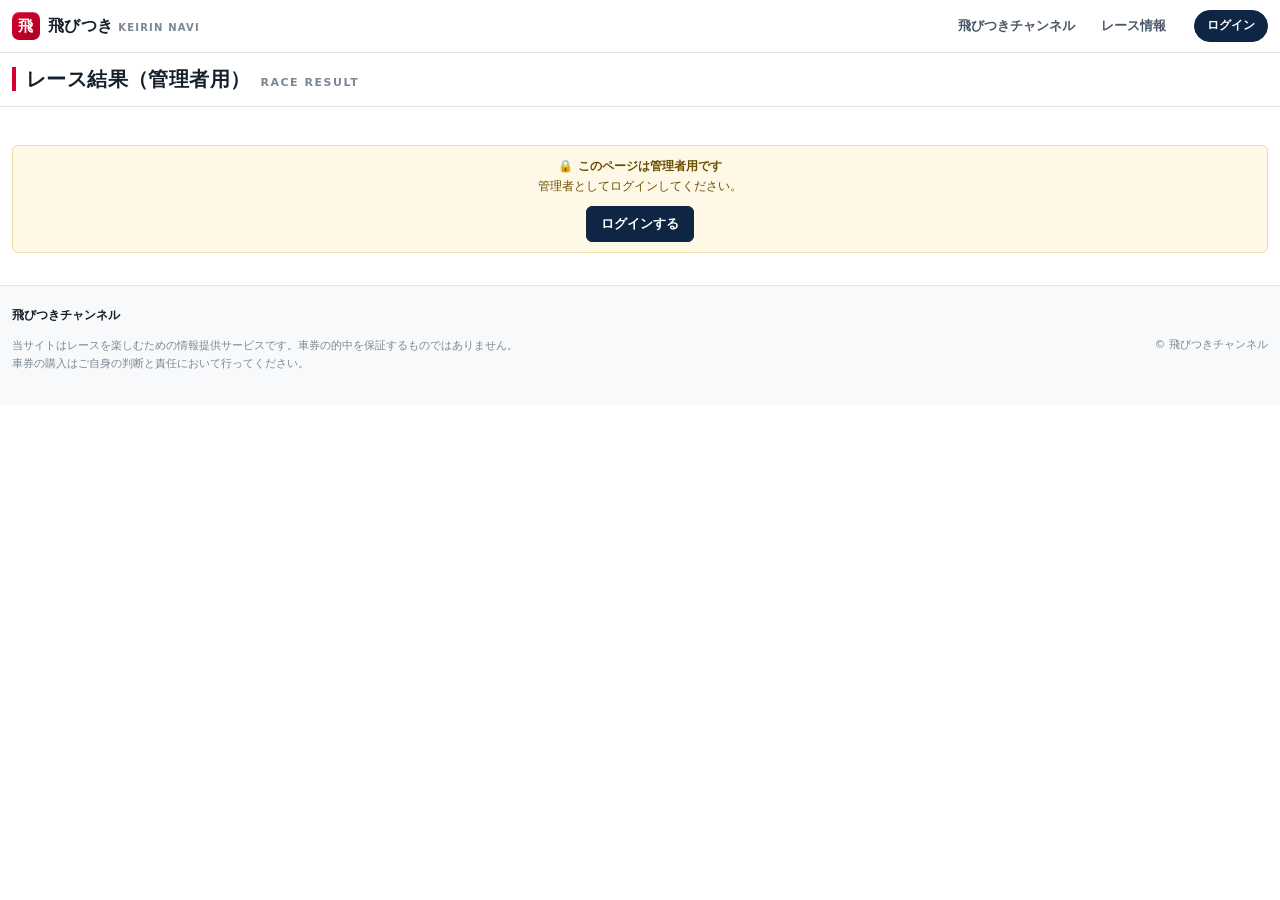
<file: admin.html>
<!DOCTYPE html>
<html lang="ja">
<head>
<meta charset="UTF-8" />
<meta name="viewport" content="width=device-width, initial-scale=1.0" />
<title>レース結果（管理者用） | 飛びつきチャンネル</title>
<meta name="robots" content="noindex" />
<link rel="stylesheet" href="assets/keirin-ui.css?v=20261001a" />
<style>
  .sticky-bar {
    position: sticky;
    top: var(--header-h);
    z-index: 30;
    /* 固定の明るい色だとダークモードで白く浮くため、背景色から作る */
    background: color-mix(in srgb, var(--bg) 95%, transparent);
    backdrop-filter: blur(6px);
    border-bottom: 1px solid var(--line);
    padding: 10px 0;
  }
  .sticky-bar .chips { margin-top: 8px; }

  /* 固定列の幅と位置（固定の仕組み自体は keirin-ui.css の .frz）。
     --frz-left は左隣までの実幅の合計と一致させる必要があるため、
     3列とも min/max-width で幅を固定している */
  .rcol-rank { --frz-left: 0;      min-width: 2.4rem; max-width: 2.4rem; }
  .rcol-car  { --frz-left: 2.4rem; min-width: 2.4rem; max-width: 2.4rem; }
  .rcol-name {
    --frz-left: 4.8rem;
    min-width: 6.4rem;
    max-width: 6.4rem;
    overflow: hidden;
    text-align: left;
  }
  .date-nav { display: inline-flex; align-items: center; gap: 6px; }
  .race-no {
    display: inline-grid;
    place-items: center;
    min-width: 40px;
    padding: 2px 8px;
    border-radius: var(--radius-sm);
    background: var(--navy);
    color: #fff;
    font-family: var(--font-num);
    font-size: 15px;
    font-weight: 800;
  }
  .day-summary {
    display: flex;
    align-items: center;
    gap: 10px;
    flex-wrap: wrap;
    padding: 10px 12px;
    background: var(--panel);
    border: 1px solid var(--line);
    border-left: 4px solid var(--navy);
    border-radius: var(--radius);
    box-shadow: var(--shadow);
    margin-bottom: 14px;
  }
  .day-summary__place { font-size: 18px; font-weight: 800; }

  /* 着順 */
  .rank {
    display: inline-grid;
    place-items: center;
    width: 22px;
    height: 22px;
    border-radius: 50%;
    background: var(--line-2);
    color: var(--ink-2);
    font-family: var(--font-num);
    font-size: 12px;
    font-weight: 800;
  }
  .rank--1 { background: #f5b400; color: #4a3400; }
  .rank--2 { background: #c4ccd6; color: #2b3542; }
  .rank--3 { background: #d9a273; color: #4a2f13; }

  .video-wrap { padding: 12px 12px 0; }
  .video-wrap video {
    width: 100%;
    max-width: 620px;
    border-radius: var(--radius-sm);
    background: #000;
    display: block;
  }
  .cmt {
    display: inline-block;
    max-width: 320px;
    overflow: hidden;
    text-overflow: ellipsis;
    white-space: nowrap;
    vertical-align: bottom;
    cursor: help;
  }
</style>
</head>
<body>

<div id="siteHeader"></div>

<div class="page-head">
  <div class="page-head__inner">
    <h1 class="page-title">レース結果（管理者用）</h1>
    <span class="page-en">RACE RESULT</span>
  </div>
</div>

<div class="sticky-bar">
  <div class="wrap wrap--wide">
    <div class="toolbar">
      <span class="field">
        日付
        <span class="date-nav">
          <button class="btn btn--sm" id="prevDay" type="button">‹ 前日</button>
          <input class="input" id="dateInput" type="date" />
          <button class="btn btn--sm" id="nextDay" type="button">翌日 ›</button>
        </span>
      </span>
      <span class="badge badge--navy" id="dateLabel"></span>
    </div>
    <div class="chips" id="dayChips"></div>
  </div>
</div>

<main class="wrap wrap--wide" style="padding-top:14px;">
  <div class="notice" id="adminOnly" hidden style="margin:24px 0;text-align:center;">
    <b>🔒 このページは管理者用です</b><br>
    <span id="adminOnlyText">管理者としてログインしてください。</span><br>
    <a class="btn btn--navy" id="adminLogin" href="login.html" style="margin-top:10px;">ログインする</a>
    <a class="btn" id="memberResult" href="result.html" style="margin-top:10px;" hidden>会員向けの結果を見る</a>
  </div>
  <div id="loadState" class="state">読み込み中…</div>

  <div id="mainArea" hidden>
    <div class="day-summary" id="daySummary"></div>
    <div class="chips" id="raceChips" style="margin-bottom:10px;"></div>
    <div id="raceDetail"></div>
  </div>
</main>

<div id="siteFooter"></div>

<script src="assets/keirin-ui.js?v=20261001a"></script>
<script>
(function () {
  'use strict';

  /* 共通スクリプトが読めない・古い版がキャッシュに残っている場合に、
     「読み込み中…」のまま止まらないよう案内を出す */
  if (!window.KUI || typeof KUI.isAdmin !== 'function') {
    const s = document.getElementById('loadState');
    s.className = 'state state--error';
    s.textContent = '表示に必要なファイルを読み込めませんでした。ページを再読み込みしてください';
    return;
  }

  const esc = KUI.esc;

  const EVAL_OPTIONS = ['S', 'A+', 'A', 'A-', 'B+', 'B', 'B-', 'C', 'D'];

  const state = {
    date: '',
    days: [],
    dayIndex: 0,
    view: { mode: 'single', index: 0 }
  };

  const el = {
    dateInput:  document.getElementById('dateInput'),
    dateLabel:  document.getElementById('dateLabel'),
    prevDay:    document.getElementById('prevDay'),
    nextDay:    document.getElementById('nextDay'),
    dayChips:   document.getElementById('dayChips'),
    loadState:  document.getElementById('loadState'),
    mainArea:   document.getElementById('mainArea'),
    daySummary: document.getElementById('daySummary'),
    raceChips:  document.getElementById('raceChips'),
    raceDetail: document.getElementById('raceDetail')
  };

  const currentDay = () => state.days[state.dayIndex];

  /* 既定は最新の（番号が最も大きい）確定レース */
  const latestView = () => {
    // 中止などで選手の載っていないレースは飛ばす
    const races = currentDay().races;
    for (let i = races.length - 1; i >= 0; i--) {
      if ((races[i].racers || []).length) return { mode: 'single', index: i };
    }
    return { mode: 'single', index: 0 };
  };

  /* ================================
     評価の保存・取得（localStorage）
     ================================ */
  function saveEvaluation(day, racerName, value, comment) {
    const key = KUI.evalKey(day.race_id, racerName);
    const idx = day.race_day - 1;

    let data = { value: '', comments: [] };
    const raw = localStorage.getItem(key);
    if (raw) {
      try {
        data = JSON.parse(raw);
        data.comments = data.comments || [];
      } catch (e) { /* 壊れていたら作り直す */ }
    }

    data.value = value;
    data.comments[idx] = comment;
    localStorage.setItem(key, JSON.stringify(data));
  }

  const loadEvaluation = KUI.loadEvaluation;

  /* ================================
     開催チップ
     ================================ */
  function renderDayChips() {
    el.dayChips.innerHTML = state.days.map((d, i) => `
      <button class="chip${i === state.dayIndex ? ' is-active' : ''}" data-day="${i}" type="button">
        ${KUI.gradeBadge(d.grade)}
        <span>${esc(d.place)}</span>
        <span class="chip__sub">${esc(d.race_day)}日目</span>
      </button>`).join('');
  }

  function renderDaySummary() {
    const day = currentDay();
    const hasFinal = day.races.some(r =>
      r.race_name.includes('決勝') && !r.race_name.includes('準決勝'));
    const nextUrl = `race.html?date=${KUI.shiftDate(state.date, 1)}&place=${encodeURIComponent(day.place)}`;

    el.daySummary.innerHTML = `
      ${KUI.gradeBadge(day.grade)}
      <span class="day-summary__place">${esc(day.place)}競輪</span>
      <span class="badge badge--navy">${esc(day.race_day)}日目</span>
      <span class="badge">全${day.races.length}R</span>
      <span class="small muted">開催ID ${esc(day.race_id)}</span>
      <span class="section-head__tail">
        ${hasFinal ? '<span class="badge badge--red">最終日（決勝）</span>'
                   : `<a class="btn btn--sm" href="${nextUrl}">次の日の出走表 ›</a>`}
        <a class="btn btn--sm" href="result.html?date=${state.date}&place=${encodeURIComponent(day.place)}">会員向けの表示 ›</a>
        <button class="btn btn--sm btn--navy" id="copyAllBtn" type="button">全レースをコピー</button>
      </span>`;

    document.getElementById('copyAllBtn').onclick = onCopyAll;
  }

  /* ================================
     レースチップ
     ================================ */
  function renderRaceChips() {
    const day = currentDay();
    el.raceChips.innerHTML = day.races.map((race, i) => `
      <button class="chip chip--race${state.view.mode === 'single' && state.view.index === i ? ' is-active' : ''}"
        data-race-index="${i}" type="button">${esc(race.race_num)}R</button>`).join('') + `
      <button class="chip chip--all${state.view.mode === 'all' ? ' is-active' : ''}"
        data-race-index="all" type="button">全レース表示</button>`;
  }

  /* ================================
     レース描画
     ================================ */
  function rankBadge(rank) {
    const n = Number(rank);
    const cls = n >= 1 && n <= 3 ? ` rank--${n}` : '';
    return `<span class="rank${cls}">${esc(rank)}</span>`;
  }

  function evalCell(day, racerName) {
    const ev = loadEvaluation(day, racerName);
    const options = ['<option value="">-</option>'].concat(
      EVAL_OPTIONS.map(v =>
        `<option value="${v}"${ev.value === v ? ' selected' : ''}>${v}</option>`)
    ).join('');

    return `
      <td>
        <select class="select eval-select" data-racer="${esc(racerName)}">${options}</select>
      </td>
      <td class="txt txt--note">
        <textarea class="textarea eval-comment" rows="1"
          data-racer="${esc(racerName)}">${esc(ev.comment)}</textarea>
      </td>`;
  }

  function raceCard(day, race, options) {
    const showVideo = options && options.video;
    const showRaceComment = options && options.raceComment;

    return `
      <div class="card" style="margin-bottom:14px;">
        <div class="card__head">
          <span class="race-no">${esc(race.race_num)}R</span>
          <h2 class="card__title">${esc(race.race_name)}</h2>
          ${race.lines ? `<span class="section-head__tail lines">
            <span class="muted small">並び</span>${KUI.linesHtml(race.lines)}
          </span>` : ''}
        </div>

        ${showVideo && race.video_url ? `
          <div class="video-wrap">
            <video src="${esc(race.video_url)}" controls preload="none"></video>
          </div>` : ''}

        <div class="table-scroll" style="border:0;border-radius:0 0 var(--radius) var(--radius);margin-top:12px;">
          <table class="tbl">
            <thead>
              <tr>
                <th class="frz rcol-rank">着</th>
                <th class="frz rcol-car">車</th>
                <th class="frz frz--edge rcol-name">選手</th>
                <th>級班</th>
                <th>上り</th>
                <th>決</th>
                <th>SB</th>
                <th>着差</th>
                ${showRaceComment ? '<th class="txt--note">レース後コメント</th>' : ''}
                <th>評価</th>
                <th class="txt--note">コメント</th>
              </tr>
            </thead>
            <tbody>
              ${(race.racers || []).map(r => {
                const comment = r['レース後コメント'] || '';
                return `
                <tr>
                  <td class="frz rcol-rank">${rankBadge(r['着'])}</td>
                  <td class="frz rcol-car">${KUI.bikeBadge(r['車'])}</td>
                  <td class="frz frz--edge rcol-name">
                    <div class="racer-name">${esc(r['選手名'])}</div>
                    <div class="racer-meta">${esc(r['年齢'])} ${esc(r['期別'])} ${esc(r['府県'])}</div>
                  </td>
                  <td>${esc(r['級班'])}</td>
                  <td class="num">${esc(r['上り'])}</td>
                  <td>${KUI.kimariteBadge(r['決'])}</td>
                  <td>${esc(r['SB'])}</td>
                  <td>${esc(r['着差'])}</td>
                  ${showRaceComment ? `<td class="txt txt--note">
                    <div class="clamp2" title="${esc(comment)}">${esc(comment) || '<span class="muted">-</span>'}</div>
                  </td>` : ''}
                  ${evalCell(day, r['選手名'])}
                </tr>`;
              }).join('')}
            </tbody>
          </table>
        </div>
      </div>`;
  }

  function bindEvalInputs() {
    const day = currentDay();

    el.raceDetail.querySelectorAll('.eval-select, .eval-comment').forEach(node => {
      node.addEventListener('change', () => {
        const row = node.closest('tr');
        saveEvaluation(
          day,
          node.dataset.racer,
          row.querySelector('.eval-select').value,
          row.querySelector('.eval-comment').value
        );
      });
    });

    el.raceDetail.querySelectorAll('.eval-comment').forEach(node => {
      KUI.autoResize(node);
      node.addEventListener('input', () => KUI.autoResize(node));
    });
  }

  function renderRaceDetail() {
    const day = currentDay();
    renderRaceChips();

    if (state.view.mode === 'all') {
      // 最新のレースを上にする
      el.raceDetail.innerHTML = day.races.slice().reverse()
        .map(race => raceCard(day, race, { video: false, raceComment: false }))
        .join('');
    } else {
      const race = day.races[state.view.index];
      el.raceDetail.innerHTML = race
        ? raceCard(day, race, { video: true, raceComment: true })
        : '<div class="state">レースがありません</div>';
    }

    bindEvalInputs();
  }

  function render() {
    renderDayChips();
    renderDaySummary();
    renderRaceDetail();
  }

  /* ================================
     TSVコピー
     ================================ */
  function sanitizeForTSV(text) {
    if (!text) return '';
    return String(text).replace(/\r?\n/g, ' ').replace(/\t/g, ' ');
  }

  function buildAllRacesTSV(day) {
    const header = ['開催', 'グレード', '日目', 'レース', '着', '車', '選手',
      '級班', '上り', '決', 'SB', '着差', '評価', 'コメント'];
    const lines = [header.join('\t')];

    day.races.forEach((race, raceIdx) => {
      (race.racers || []).forEach(r => {
        const ev = loadEvaluation(day, r['選手名']);
        lines.push([
          day.place, day.grade, day.race_day, race.race_num,
          r['着'], r['車'], r['選手名'], r['級班'], r['上り'],
          r['決'], r['SB'], r['着差'], ev.value, sanitizeForTSV(ev.comment)
        ].join('\t'));
      });
      if (raceIdx < day.races.length - 1) lines.push('');
    });

    return lines.join('\n');
  }

  async function onCopyAll() {
    const btn = document.getElementById('copyAllBtn');
    const tsv = buildAllRacesTSV(currentDay());
    try {
      await navigator.clipboard.writeText(tsv);
      btn.textContent = 'コピーしました';
    } catch (e) {
      btn.textContent = 'コピーできませんでした';
    }
    setTimeout(() => (btn.textContent = '全レースをコピー'), 1500);
  }

  /* ================================
     読み込み
     ================================ */
  async function load(dateStr, preferPlace) {
    state.date = dateStr;
    el.dateInput.value = dateStr;
    el.dateLabel.textContent = KUI.labelDate(dateStr);
    el.mainArea.hidden = true;
    el.loadState.hidden = false;
    el.loadState.className = 'state';
    el.loadState.textContent = '読み込み中…';
    el.dayChips.innerHTML = '';

    try {
      const days = await KUI.fetchRaceResult(dateStr);
      if (!Array.isArray(days) || !days.length) throw new Error('empty');

      state.days = days;
      state.dayIndex = 0;
      if (preferPlace) {
        const i = days.findIndex(d => d.place === preferPlace);
        if (i >= 0) state.dayIndex = i;
      }
      state.view = latestView();

      el.loadState.hidden = true;
      el.mainArea.hidden = false;
      render();
    } catch (e) {
      state.days = [];
      el.mainArea.hidden = true;
      el.loadState.hidden = false;
      el.loadState.className = 'state state--error';
      el.loadState.textContent = `${KUI.labelDate(dateStr)}の結果データが見つかりませんでした`;
    }
  }

  /* ================================
     イベント
     ================================ */
  el.dateInput.addEventListener('change', e => load(e.target.value));
  el.prevDay.addEventListener('click', () => load(KUI.shiftDate(state.date, -1)));
  el.nextDay.addEventListener('click', () => load(KUI.shiftDate(state.date, 1)));

  el.dayChips.addEventListener('click', e => {
    const btn = e.target.closest('[data-day]');
    if (!btn) return;
    state.dayIndex = Number(btn.dataset.day);
    state.view = latestView();
    render();
  });

  el.raceChips.addEventListener('click', e => {
    const btn = e.target.closest('[data-race-index]');
    if (!btn) return;
    const v = btn.dataset.raceIndex;
    state.view = v === 'all' ? { mode: 'all' } : { mode: 'single', index: Number(v) };
    renderRaceDetail();
  });

  /* ================================
     初期化（日本時間19時前は前日の結果を表示）
     ================================ */

  KUI.mountChrome('admin.html');

  /* 管理者以外は、データを取りに行かず案内だけ出す（仮の管理者ログイン。認証ではない） */
  if (!KUI.isAdmin()) {
    document.querySelector('.sticky-bar').hidden = true;
    el.loadState.hidden = true;
    const login = document.getElementById('adminLogin');
    login.href = KUI.loginUrl();
    if (KUI.isLoggedIn()) {
      document.getElementById('adminOnlyText').textContent =
        '会員の方は、レース結果と脚評価を会員向けの結果ページで見られます。';
      login.hidden = true;
      const member = document.getElementById('memberResult');
      member.href = 'result.html' + location.search;
      member.hidden = false;
    }
    document.getElementById('adminOnly').hidden = false;
    return;
  }

  const params = new URLSearchParams(location.search);
  load(params.get('date') || KUI.defaultResultDate(), params.get('place'));
})();
</script>
</body>
</html>
</file>
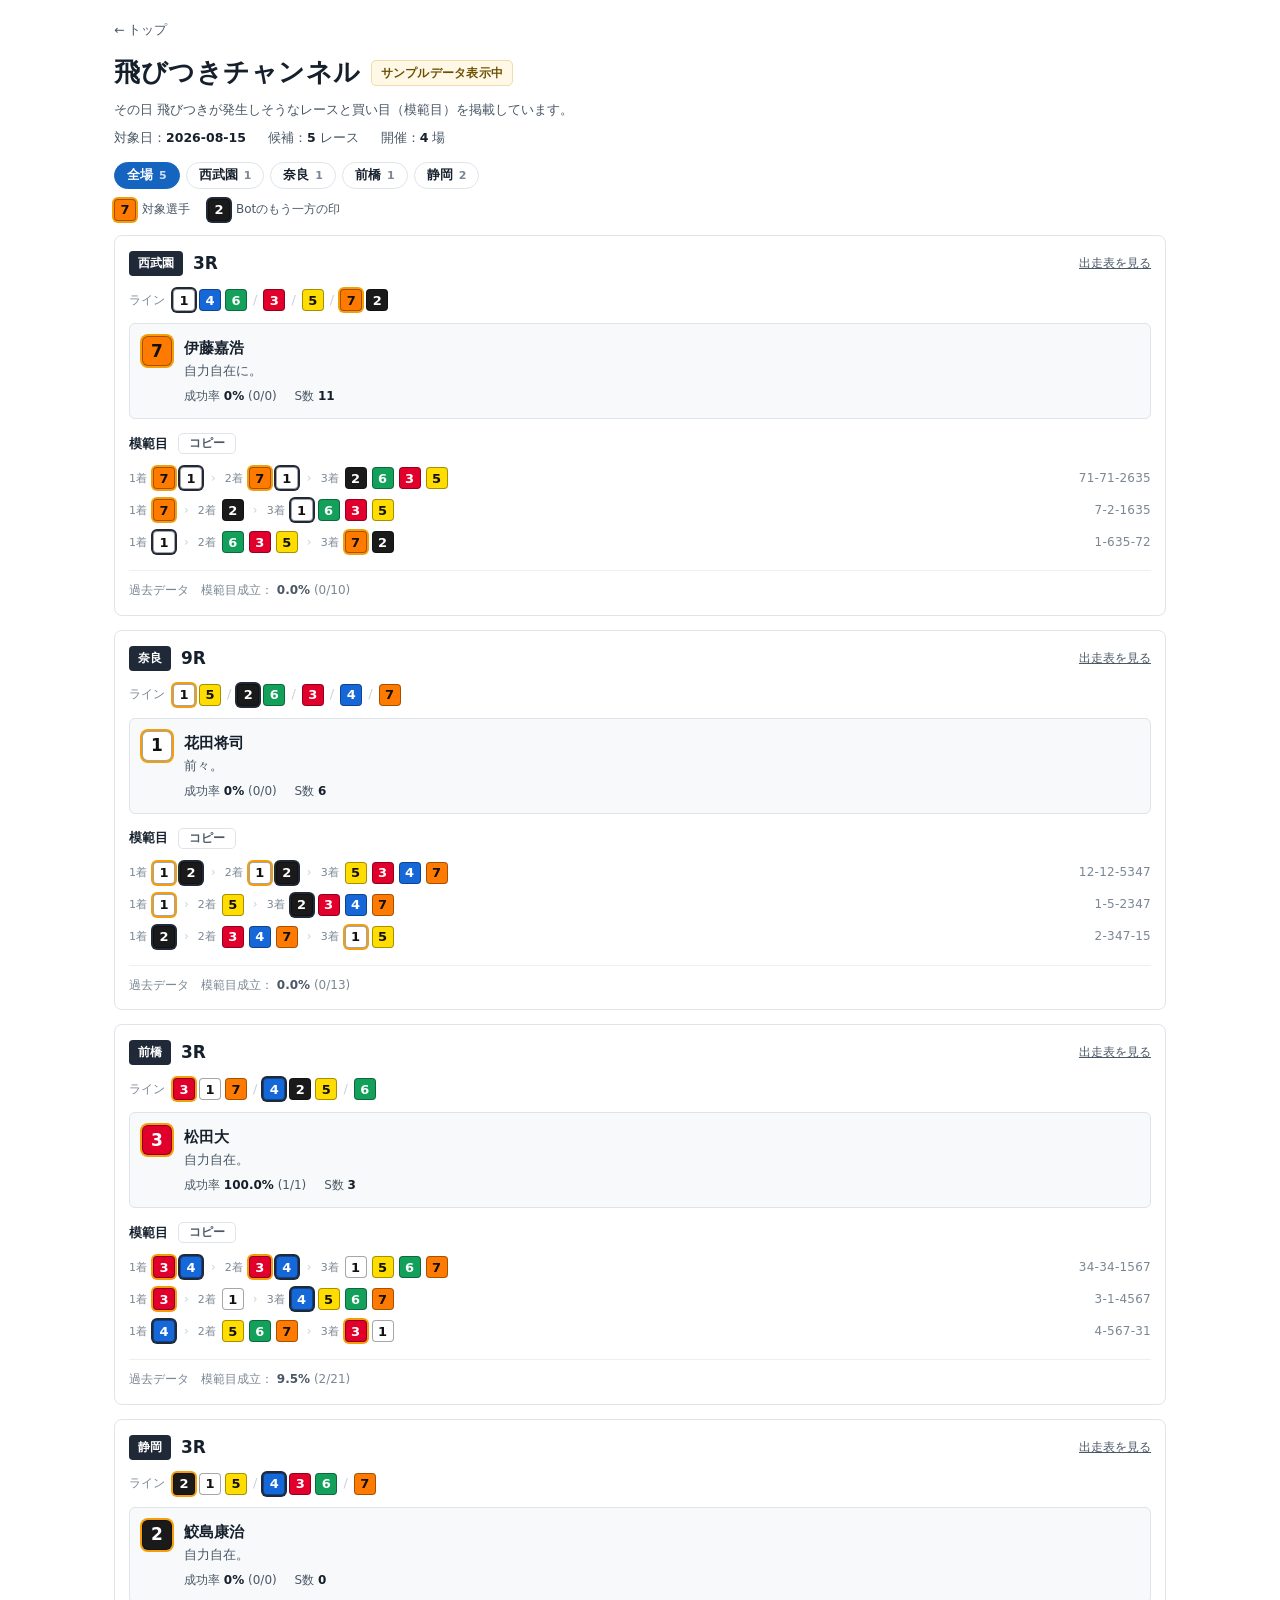
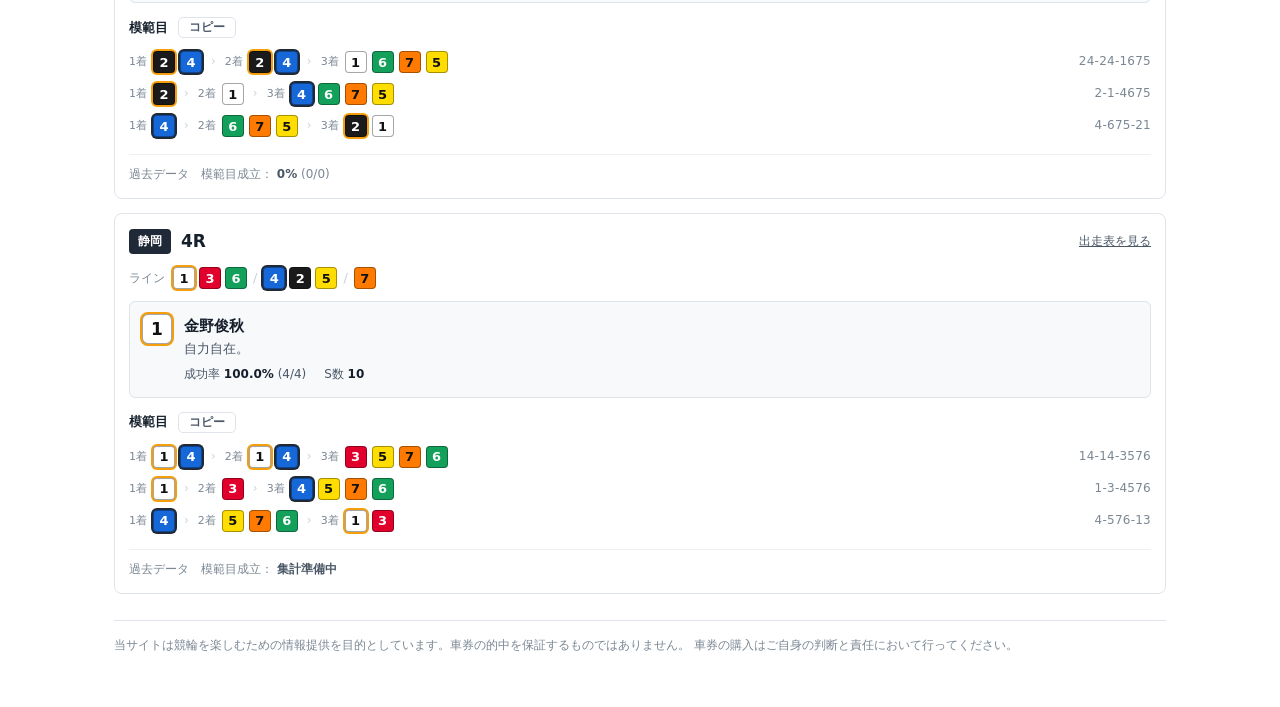
<file: channel.html>
<!DOCTYPE html>
<html lang="ja">
<head>
<meta charset="UTF-8" />
<meta name="viewport" content="width=device-width, initial-scale=1.0" />
<title>飛びつきチャンネル | 飛びつきが発生しそうなレースと買い目</title>
<meta name="description" content="その日 飛びつきが発生しそうなレースと買い目（模範目）を掲載しています。" />
<link rel="stylesheet" href="assets/keirin-ui.css?v=20261001a" />
<style>
  body { background: var(--bg); }
  .page { max-width: 1080px; margin: 0 auto; padding: 18px 14px 40px; }

  /* ===== ヘッダー ===== */
  .back { font-size: 12.5px; color: var(--ink-2); }
  .head { margin: 12px 0 14px; }
  .head__title {
    display: flex;
    align-items: center;
    flex-wrap: wrap;
    gap: 10px;
    margin: 0 0 6px;
    font-size: 26px;
    font-weight: 800;
    letter-spacing: .02em;
  }
  .tag-sample {
    padding: 3px 9px;
    border-radius: 5px;
    background: var(--notice-bg);
    border: 1px solid var(--notice-line);
    color: var(--notice-ink);
    font-size: 11.5px;
    font-weight: 700;
    letter-spacing: .02em;
  }
  .head__lead { margin: 0 0 8px; font-size: 12.5px; color: var(--ink-2); }
  .head__meta { margin: 0; font-size: 12.5px; color: var(--ink-2); }
  .head__meta b { color: var(--ink); font-weight: 700; }
  .head__meta span + span { margin-left: 18px; }

  /* ===== 開催フィルタ ===== */
  .venues { display: flex; flex-wrap: wrap; gap: 6px; margin: 12px 0 10px; }
  .venue-btn {
    display: inline-flex;
    align-items: baseline;
    gap: 6px;
    padding: 4px 12px;
    border-radius: 999px;
    border: 1px solid var(--line);
    background: var(--panel);
    color: var(--ink);
    font-family: inherit;
    font-size: 12.5px;
    font-weight: 700;
    cursor: pointer;
  }
  .venue-btn:hover { background: var(--panel-2); }
  .venue-btn__n { font-size: 11px; font-weight: 700; color: var(--ink-3); }
  .venue-btn.is-active { background: var(--blue); border-color: var(--blue); color: #fff; }
  .venue-btn.is-active .venue-btn__n { color: #cfe0f5; }

  /* ===== 凡例 ===== */
  .legend { display: flex; flex-wrap: wrap; gap: 8px 18px; margin-bottom: 14px; }
  .legend__item { display: inline-flex; align-items: center; gap: 6px; font-size: 12px; color: var(--ink-2); }

  /* 対象選手 / Botのもう一方の印 */
  .is-focus { box-shadow: 0 0 0 2px #f59e0b; }
  .is-mark  { box-shadow: 0 0 0 2px var(--mark); }

  /* ===== レースカード ===== */
  .rc {
    background: var(--panel);
    border: 1px solid var(--line);
    border-radius: 8px;
    padding: 14px;
    margin-bottom: 14px;
  }
  .rc__head { display: flex; align-items: center; gap: 10px; margin-bottom: 12px; }
  .rc__venue {
    padding: 3px 9px;
    border-radius: 4px;
    background: var(--mark);
    color: var(--mark-ink);
    font-size: 12px;
    font-weight: 700;
  }
  .rc__no { font-size: 17px; font-weight: 800; }
  .rc__link { margin-left: auto; font-size: 12px; color: var(--ink-2); text-decoration: underline; }

  /* ライン */
  .rc__lines { display: flex; align-items: center; flex-wrap: wrap; gap: 6px; margin-bottom: 12px; }
  .rc__lbl { font-size: 12px; color: var(--ink-3); margin-right: 2px; }
  .lgrp { display: inline-flex; gap: 4px; }
  .lsep { color: var(--scroll-thumb); font-size: 13px; }

  /* 対象選手 */
  .rider {
    display: flex;
    align-items: flex-start;
    gap: 12px;
    padding: 12px;
    background: var(--panel-2);
    border: 1px solid var(--line);
    border-radius: 6px;
    margin-bottom: 14px;
  }
  .rider__name { font-size: 15px; font-weight: 800; }
  .rider__cmt { font-size: 12.5px; color: var(--ink-2); margin-top: 1px; }
  .rider__stat { font-size: 12px; color: var(--ink-2); margin-top: 6px; }
  .rider__stat b { color: var(--ink); font-weight: 700; }
  .rider__stat span + span { margin-left: 14px; }

  /* 模範目 */
  .moku__head { display: flex; align-items: center; gap: 10px; margin-bottom: 8px; }
  .moku__lbl { font-size: 12.5px; font-weight: 700; }
  .copy {
    padding: 2px 10px;
    border-radius: 5px;
    border: 1px solid var(--line);
    background: var(--panel);
    color: var(--ink-2);
    font-family: inherit;
    font-size: 11.5px;
    font-weight: 700;
    cursor: pointer;
  }
  .copy:hover { background: var(--panel-2); }
  .moku__row {
    display: flex;
    align-items: center;
    flex-wrap: wrap;
    gap: 5px;
    padding: 5px 0;
    font-size: 12px;
  }
  .moku__pos { color: var(--ink-3); font-size: 11px; margin-right: 1px; }
  .moku__arw { color: var(--scroll-thumb); margin: 0 4px; }
  .moku__txt {
    margin-left: auto;
    font-family: var(--font-num);
    font-size: 12px;
    color: var(--ink-3);
    letter-spacing: .02em;
  }

  .rc__foot {
    margin-top: 12px;
    padding-top: 10px;
    border-top: 1px solid var(--line-2);
    font-size: 12px;
    color: var(--ink-3);
  }
  .rc__foot b { color: var(--ink-2); font-weight: 700; }

  .note {
    margin-top: 26px;
    padding-top: 14px;
    border-top: 1px solid var(--line);
    font-size: 11.5px;
    color: var(--ink-3);
    line-height: 1.8;
  }

  @media (max-width: 480px) {
    .head__title { font-size: 22px; }
    .head__meta span { display: block; }
    .head__meta span + span { margin-left: 0; }
    .moku__txt { margin-left: 0; width: 100%; }
  }
</style>
</head>
<body>

<div class="page">
  <a class="back" href="index.html">← トップ</a>

  <div class="head">
    <h1 class="head__title">
      飛びつきチャンネル
      <span class="tag-sample">サンプルデータ表示中</span>
    </h1>
    <p class="head__lead">その日 飛びつきが発生しそうなレースと買い目（模範目）を掲載しています。</p>
    <p class="head__meta" id="meta"></p>
  </div>

  <div class="venues" id="venues"></div>

  <div class="legend">
    <span class="legend__item"><span class="bike bike-7 is-focus">7</span>対象選手</span>
    <span class="legend__item"><span class="bike bike-2 is-mark">2</span>Botのもう一方の印</span>
  </div>

  <div id="list"></div>

  <p class="note">
    当サイトは競輪を楽しむための情報提供を目的としています。車券の的中を保証するものではありません。
    車券の購入はご自身の判断と責任において行ってください。
  </p>
</div>

<script src="assets/keirin-ui.js?v=20261001a"></script>
<script>
(function () {
  'use strict';

  const esc = KUI.esc;

  /* =========================================================
     サンプルデータ

     ※ 飛びつきの判定ロジックは未実装。画面の側だけを用意している。
        判定を入れるときは、この SAMPLE と同じ形の配列を
        実データから組み立てて render() に渡せばよい。

        place   … 開催場
        raceNo  … レース番号
        lines   … 並び（ライン単位の配列）
        focus   … 対象選手の車番
        mark    … Botのもう一方の印の車番
        rider   … 対象選手の情報
        moku    … 模範目（着順ごとの車番と、その表記）
        past    … 過去データの成立率
     ========================================================= */
  const SAMPLE = {
    date: '2026-08-15',
    races: [
      {
        place: '西武園', raceNo: 3,
        lines: [[1, 4, 6], [3], [5], [7, 2]],
        focus: 7, mark: 1,
        rider: { name: '伊藤嘉浩', comment: '自力自在に。', rate: '0%', rateSub: '(0/0)', s: 11 },
        moku: [
          { pick: [[7, 1], [7, 1], [2, 6, 3, 5]], text: '71-71-2635' },
          { pick: [[7], [2], [1, 6, 3, 5]],       text: '7-2-1635' },
          { pick: [[1], [6, 3, 5], [7, 2]],       text: '1-635-72' }
        ],
        past: { rate: '0.0%', sub: '(0/10)' }
      },
      {
        place: '奈良', raceNo: 9,
        lines: [[1, 5], [2, 6], [3], [4], [7]],
        focus: 1, mark: 2,
        rider: { name: '花田将司', comment: '前々。', rate: '0%', rateSub: '(0/0)', s: 6 },
        moku: [
          { pick: [[1, 2], [1, 2], [5, 3, 4, 7]], text: '12-12-5347' },
          { pick: [[1], [5], [2, 3, 4, 7]],       text: '1-5-2347' },
          { pick: [[2], [3, 4, 7], [1, 5]],       text: '2-347-15' }
        ],
        past: { rate: '0.0%', sub: '(0/13)' }
      },
      {
        place: '前橋', raceNo: 3,
        lines: [[3, 1, 7], [4, 2, 5], [6]],
        focus: 3, mark: 4,
        rider: { name: '松田大', comment: '自力自在。', rate: '100.0%', rateSub: '(1/1)', s: 3 },
        moku: [
          { pick: [[3, 4], [3, 4], [1, 5, 6, 7]], text: '34-34-1567' },
          { pick: [[3], [1], [4, 5, 6, 7]],       text: '3-1-4567' },
          { pick: [[4], [5, 6, 7], [3, 1]],       text: '4-567-31' }
        ],
        past: { rate: '9.5%', sub: '(2/21)' }
      },
      {
        place: '静岡', raceNo: 3,
        lines: [[2, 1, 5], [4, 3, 6], [7]],
        focus: 2, mark: 4,
        rider: { name: '鮫島康治', comment: '自力自在。', rate: '0%', rateSub: '(0/0)', s: 0 },
        moku: [
          { pick: [[2, 4], [2, 4], [1, 6, 7, 5]], text: '24-24-1675' },
          { pick: [[2], [1], [4, 6, 7, 5]],       text: '2-1-4675' },
          { pick: [[4], [6, 7, 5], [2, 1]],       text: '4-675-21' }
        ],
        past: { rate: '0%', sub: '(0/0)' }
      },
      {
        place: '静岡', raceNo: 4,
        lines: [[1, 3, 6], [4, 2, 5], [7]],
        focus: 1, mark: 4,
        rider: { name: '金野俊秋', comment: '自力自在。', rate: '100.0%', rateSub: '(4/4)', s: 10 },
        moku: [
          { pick: [[1, 4], [1, 4], [3, 5, 7, 6]], text: '14-14-3576' },
          { pick: [[1], [3], [4, 5, 7, 6]],       text: '1-3-4576' },
          { pick: [[4], [5, 7, 6], [1, 3]],       text: '4-576-13' }
        ],
        past: { rate: '集計準備中', sub: '' }
      }
    ]
  };

  const state = { venue: '' };   // '' = 全場

  const el = {
    meta:   document.getElementById('meta'),
    venues: document.getElementById('venues'),
    list:   document.getElementById('list')
  };

  /* 対象選手・もう一方の印に応じた車番バッジ */
  function badge(car, race, size) {
    const extra = car === race.focus ? ' is-focus' : (car === race.mark ? ' is-mark' : '');
    const html = KUI.bikeBadge(car, size);
    return extra ? html.replace('class="bike ', `class="bike${extra} `) : html;
  }

  const POS = ['1着', '2着', '3着'];

  function raceCard(race) {
    const lines = race.lines.map(g =>
      `<span class="lgrp">${g.map(c => badge(c, race)).join('')}</span>`
    ).join('<span class="lsep">/</span>');

    const moku = race.moku.map(m => `
      <div class="moku__row">
        ${m.pick.map((cars, i) => `
          ${i ? '<span class="moku__arw">›</span>' : ''}
          <span class="moku__pos">${POS[i] || ''}</span>
          ${cars.map(c => badge(c, race)).join('')}
        `).join('')}
        <span class="moku__txt">${esc(m.text)}</span>
      </div>`).join('');

    return `
      <section class="rc">
        <div class="rc__head">
          <span class="rc__venue">${esc(race.place)}</span>
          <span class="rc__no">${esc(race.raceNo)}R</span>
          <a class="rc__link"
             href="race.html?date=${esc(SAMPLE.date)}&place=${encodeURIComponent(race.place)}">出走表を見る</a>
        </div>

        <div class="rc__lines"><span class="rc__lbl">ライン</span>${lines}</div>

        <div class="rider">
          ${badge(race.focus, race, 'lg')}
          <div>
            <div class="rider__name">${esc(race.rider.name)}</div>
            <div class="rider__cmt">${esc(race.rider.comment)}</div>
            <div class="rider__stat">
              <span>成功率 <b>${esc(race.rider.rate)}</b> ${esc(race.rider.rateSub)}</span>
              <span>S数 <b>${esc(race.rider.s)}</b></span>
            </div>
          </div>
        </div>

        <div class="moku">
          <div class="moku__head">
            <span class="moku__lbl">模範目</span>
            <button class="copy" type="button"
                    data-copy="${esc(race.moku.map(m => m.text).join('\n'))}">コピー</button>
          </div>
          ${moku}
        </div>

        <div class="rc__foot">
          過去データ　模範目成立：
          <b>${esc(race.past.rate)}</b>${race.past.sub ? ' ' + esc(race.past.sub) : ''}
        </div>
      </section>`;
  }

  function renderVenues() {
    const counts = new Map();
    SAMPLE.races.forEach(r => counts.set(r.place, (counts.get(r.place) || 0) + 1));

    const btn = (key, label, n) =>
      `<button class="venue-btn${state.venue === key ? ' is-active' : ''}"
               type="button" data-venue="${esc(key)}">
         ${esc(label)}<span class="venue-btn__n">${n}</span>
       </button>`;

    el.venues.innerHTML = btn('', '全場', SAMPLE.races.length)
      + [...counts].map(([place, n]) => btn(place, place, n)).join('');
  }

  function render() {
    const shown = state.venue
      ? SAMPLE.races.filter(r => r.place === state.venue)
      : SAMPLE.races;

    const places = new Set(SAMPLE.races.map(r => r.place));
    el.meta.innerHTML = `
      <span>対象日：<b>${esc(SAMPLE.date)}</b></span>
      <span>候補：<b>${SAMPLE.races.length}</b> レース</span>
      <span>開催：<b>${places.size}</b> 場</span>`;

    renderVenues();
    el.list.innerHTML = shown.map(raceCard).join('');
  }

  /* 開催フィルタ */
  el.venues.addEventListener('click', e => {
    const btn = e.target.closest('[data-venue]');
    if (!btn) return;
    state.venue = btn.dataset.venue;
    render();
  });

  /* 模範目のコピー */
  el.list.addEventListener('click', async e => {
    const btn = e.target.closest('.copy');
    if (!btn) return;
    try {
      await navigator.clipboard.writeText(btn.dataset.copy);
      const before = btn.textContent;
      btn.textContent = 'コピーしました';
      setTimeout(() => { btn.textContent = before; }, 1200);
    } catch (err) {
      btn.textContent = 'コピーできません';
      setTimeout(() => { btn.textContent = 'コピー'; }, 1600);
    }
  });

  render();
})();
</script>
</body>
</html>
</file>
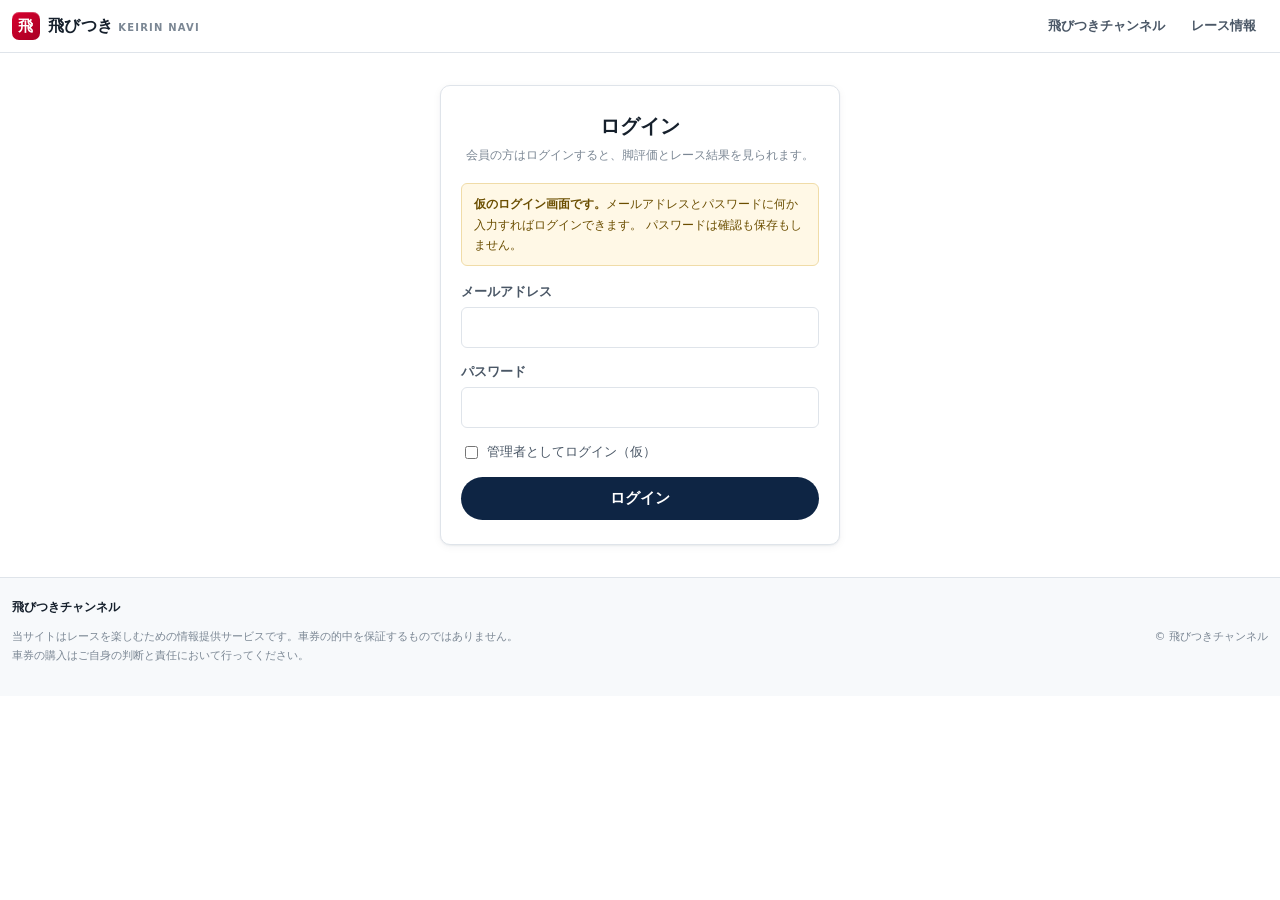
<file: login.html>
<!DOCTYPE html>
<html lang="ja">
<head>
<meta charset="UTF-8" />
<meta name="viewport" content="width=device-width, initial-scale=1.0" />
<title>ログイン | 飛びつきチャンネル</title>
<meta name="robots" content="noindex" />
<link rel="stylesheet" href="assets/keirin-ui.css?v=20261001a" />
<style>
  .login-card { max-width: 400px; margin: 32px auto; padding: 24px 20px; }
  .login-card__title { margin: 0 0 4px; font-size: 20px; font-weight: 800; text-align: center; }
  .login-card__lead { margin: 0 0 18px; text-align: center; }
  .login-field { display: block; margin-bottom: 14px; font-size: 13px; font-weight: 700; color: var(--ink-2); }
  .login-field .input { display: block; width: 100%; margin-top: 4px; padding: 10px 12px; font-size: 16px; }
  .login-submit {
    display: block;
    width: 100%;
    margin-top: 6px;
    padding: 12px;
    border: 0;
    border-radius: 999px;
    background: var(--navy);
    color: #fff;
    font-family: inherit;
    font-size: 15px;
    font-weight: 800;
    cursor: pointer;
  }
  .login-submit:hover { background: var(--navy-3); }
  .login-check { display: flex; align-items: center; gap: 6px; margin: 0 0 14px; font-size: 13px; color: var(--ink-2); }
  .login-error { margin: 0 0 12px; color: var(--red-dark); font-size: 13px; font-weight: 700; }
</style>
</head>
<body>

<div id="siteHeader"></div>

<main class="wrap">
  <div class="card login-card">
    <h1 class="login-card__title">ログイン</h1>
    <p class="login-card__lead small muted">会員の方はログインすると、脚評価とレース結果を見られます。</p>

    <div class="notice" style="margin-bottom:16px;">
      <b>仮のログイン画面です。</b>メールアドレスとパスワードに何か入力すればログインできます。
      パスワードは確認も保存もしません。
    </div>

    <form id="loginForm" novalidate>
      <p class="login-error" id="loginError" hidden></p>
      <label class="login-field">
        メールアドレス
        <input class="input" id="email" type="email" autocomplete="username" inputmode="email" />
      </label>
      <label class="login-field">
        パスワード
        <input class="input" id="password" type="password" autocomplete="current-password" />
      </label>
      <label class="login-check">
        <input type="checkbox" id="asAdmin" /> 管理者としてログイン（仮）
      </label>
      <button class="login-submit" type="submit">ログイン</button>
    </form>

    <div id="loggedIn" hidden style="text-align:center;">
      <p><b id="userName"></b> で<span id="roleLabel"></span>ログイン中です。</p>
      <a class="login-submit" id="continueLink" href="index.html" style="text-decoration:none;">続ける</a>
    </div>
  </div>
</main>

<div id="siteFooter"></div>

<script src="assets/keirin-ui.js?v=20261001a"></script>
<script>
(function () {
  'use strict';

  const errorEl = document.getElementById('loginError');
  if (!window.KUI || typeof KUI.login !== 'function') {
    errorEl.textContent = '表示に必要なファイルを読み込めませんでした。ページを再読み込みしてください';
    errorEl.hidden = false;
    return;
  }

  KUI.mountChrome('login.html');
  const next = KUI.safeNext(new URLSearchParams(location.search).get('next'));

  if (KUI.isLoggedIn()) {
    document.getElementById('loginForm').hidden = true;
    document.getElementById('loggedIn').hidden = false;
    document.getElementById('userName').textContent = KUI.loginUser() || '会員';
    document.getElementById('roleLabel').textContent = KUI.isAdmin() ? '管理者として' : '';
    document.getElementById('continueLink').href = next;
    return;
  }

  // 管理者用ページから来たときは、管理者ログインを選んだ状態にしておく
  if (/^admin\.html/.test(next)) document.getElementById('asAdmin').checked = true;

  document.getElementById('loginForm').addEventListener('submit', e => {
    e.preventDefault();
    const email = document.getElementById('email').value.trim();
    const password = document.getElementById('password').value;
    if (!email || !password) {
      errorEl.textContent = 'メールアドレスとパスワードを入力してください';
      errorEl.hidden = false;
      return;
    }
    KUI.login(email, { admin: document.getElementById('asAdmin').checked });
    location.href = next;
  });
})();
</script>
</body>
</html>
</file>
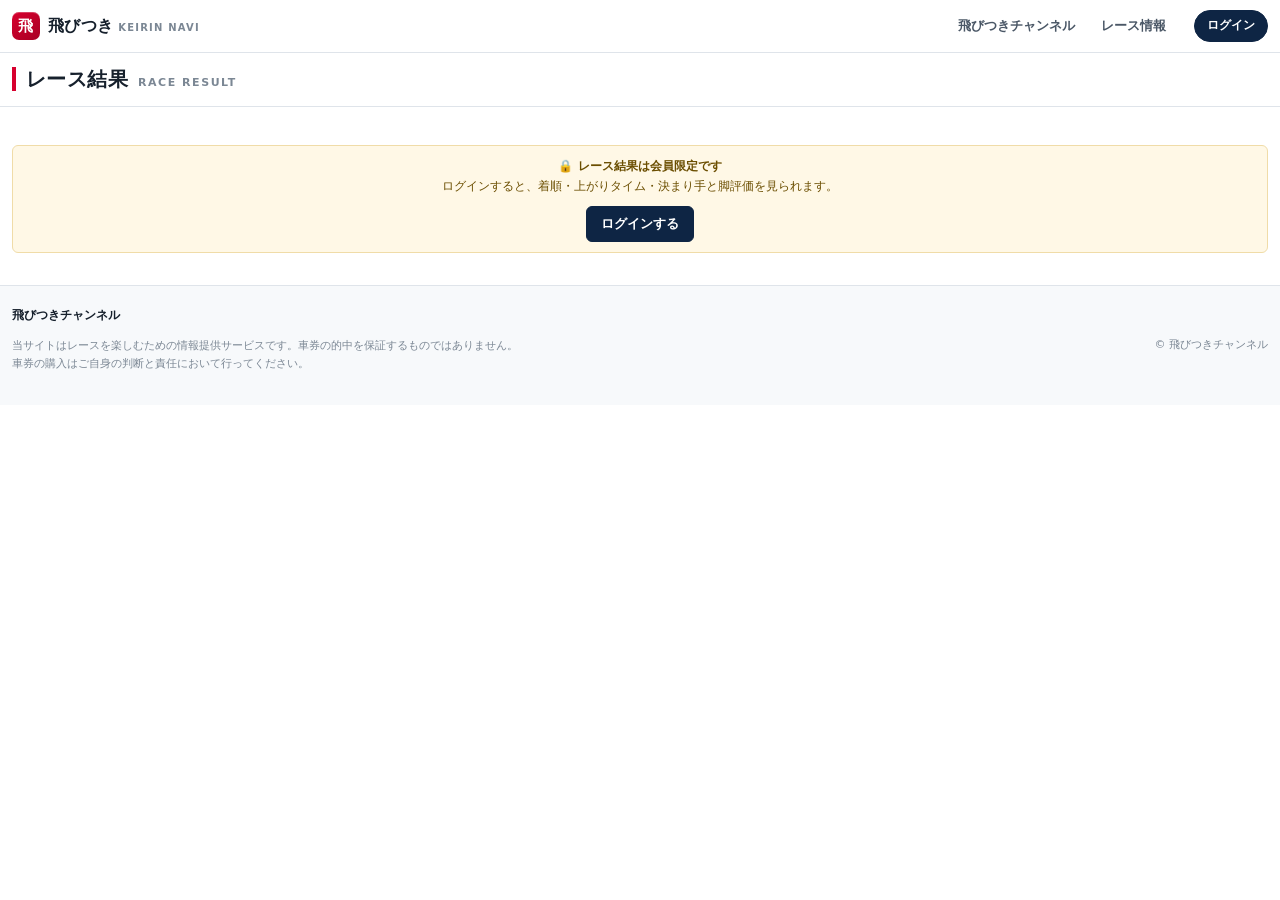
<file: result.html>
<!DOCTYPE html>
<html lang="ja">
<head>
<meta charset="UTF-8" />
<meta name="viewport" content="width=device-width, initial-scale=1.0" />
<title>レース結果 | 飛びつきチャンネル</title>
<link rel="stylesheet" href="assets/keirin-ui.css?v=20261001a" />
<style>
  .sticky-bar {
    position: sticky;
    top: var(--header-h);
    z-index: 30;
    /* 固定の明るい色だとダークモードで白く浮くため、背景色から作る */
    background: color-mix(in srgb, var(--bg) 95%, transparent);
    backdrop-filter: blur(6px);
    border-bottom: 1px solid var(--line);
    padding: 10px 0;
  }
  .sticky-bar .chips { margin-top: 8px; }

  /* 固定列の幅と位置（固定の仕組み自体は keirin-ui.css の .frz）。
     --frz-left は左隣までの実幅の合計と一致させる必要があるため、
     3列とも min/max-width で幅を固定している */
  .rcol-rank { --frz-left: 0;      min-width: 2.4rem; max-width: 2.4rem; }
  .rcol-car  { --frz-left: 2.4rem; min-width: 2.4rem; max-width: 2.4rem; }
  .rcol-name {
    --frz-left: 4.8rem;
    min-width: 6.4rem;
    max-width: 6.4rem;
    overflow: hidden;
    text-align: left;
  }
  .date-nav { display: inline-flex; align-items: center; gap: 6px; }
  .race-no {
    display: inline-grid;
    place-items: center;
    min-width: 40px;
    padding: 2px 8px;
    border-radius: var(--radius-sm);
    background: var(--navy);
    color: #fff;
    font-family: var(--font-num);
    font-size: 15px;
    font-weight: 800;
  }
  .day-summary {
    display: flex;
    align-items: center;
    gap: 10px;
    flex-wrap: wrap;
    padding: 10px 12px;
    background: var(--panel);
    border: 1px solid var(--line);
    border-left: 4px solid var(--navy);
    border-radius: var(--radius);
    box-shadow: var(--shadow);
    margin-bottom: 14px;
  }
  .day-summary__place { font-size: 18px; font-weight: 800; }

  /* 着順 */
  .rank {
    display: inline-grid;
    place-items: center;
    width: 22px;
    height: 22px;
    border-radius: 50%;
    background: var(--line-2);
    color: var(--ink-2);
    font-family: var(--font-num);
    font-size: 12px;
    font-weight: 800;
  }
  .rank--1 { background: #f5b400; color: #4a3400; }
  .rank--2 { background: #c4ccd6; color: #2b3542; }
  .rank--3 { background: #d9a273; color: #4a2f13; }

  /* 脚評価（管理者が入れた値を表示するだけ） */
  .eval-mark { font-family: var(--font-num); font-size: 14px; font-weight: 800; color: var(--navy); }
  .cmt {
    display: inline-block;
    max-width: 320px;
    overflow: hidden;
    text-overflow: ellipsis;
    white-space: nowrap;
    vertical-align: bottom;
    cursor: help;
  }
</style>
</head>
<body>

<div id="siteHeader"></div>

<div class="page-head">
  <div class="page-head__inner">
    <h1 class="page-title">レース結果</h1>
    <span class="page-en">RACE RESULT</span>
  </div>
</div>

<div class="sticky-bar">
  <div class="wrap wrap--wide">
    <div class="toolbar">
      <span class="field">
        日付
        <span class="date-nav">
          <button class="btn btn--sm" id="prevDay" type="button">‹ 前日</button>
          <input class="input" id="dateInput" type="date" />
          <button class="btn btn--sm" id="nextDay" type="button">翌日 ›</button>
        </span>
      </span>
      <span class="badge badge--navy" id="dateLabel"></span>
    </div>
    <div class="chips" id="dayChips"></div>
  </div>
</div>

<main class="wrap wrap--wide" style="padding-top:14px;">
  <div class="notice" id="membersOnly" hidden style="margin:24px 0;text-align:center;">
    <b>🔒 レース結果は会員限定です</b><br>
    ログインすると、着順・上がりタイム・決まり手と脚評価を見られます。<br>
    <a class="btn btn--navy" id="membersLogin" href="login.html" style="margin-top:10px;">ログインする</a>
  </div>
  <div id="loadState" class="state">読み込み中…</div>

  <div id="mainArea" hidden>
    <div class="day-summary" id="daySummary"></div>
    <div class="chips" id="raceChips" style="margin-bottom:10px;"></div>
    <div id="raceDetail"></div>
  </div>
</main>

<div id="siteFooter"></div>

<script src="assets/keirin-ui.js?v=20261001a"></script>
<script>
(function () {
  'use strict';

  /* 共通スクリプトが読めない・古い版がキャッシュに残っている場合に、
     「読み込み中…」のまま止まらないよう案内を出す */
  if (!window.KUI || typeof KUI.racerNameButton !== 'function') {
    const s = document.getElementById('loadState');
    s.className = 'state state--error';
    s.textContent = '表示に必要なファイルを読み込めませんでした。ページを再読み込みしてください';
    return;
  }

  const esc = KUI.esc;

  const state = {
    date: '',
    days: [],
    dayIndex: 0,
    view: { mode: 'single', index: 0 }
  };

  const el = {
    dateInput:  document.getElementById('dateInput'),
    dateLabel:  document.getElementById('dateLabel'),
    prevDay:    document.getElementById('prevDay'),
    nextDay:    document.getElementById('nextDay'),
    dayChips:   document.getElementById('dayChips'),
    loadState:  document.getElementById('loadState'),
    mainArea:   document.getElementById('mainArea'),
    daySummary: document.getElementById('daySummary'),
    raceChips:  document.getElementById('raceChips'),
    raceDetail: document.getElementById('raceDetail')
  };

  const currentDay = () => state.days[state.dayIndex];

  /* 既定は最新の（番号が最も大きい）確定レース */
  const latestView = () => {
    // 中止などで選手の載っていないレースは飛ばす
    const races = currentDay().races;
    for (let i = races.length - 1; i >= 0; i--) {
      if ((races[i].racers || []).length) return { mode: 'single', index: i };
    }
    return { mode: 'single', index: 0 };
  };

  /* ================================
     開催チップ
     ================================ */
  function renderDayChips() {
    el.dayChips.innerHTML = state.days.map((d, i) => `
      <button class="chip${i === state.dayIndex ? ' is-active' : ''}" data-day="${i}" type="button">
        ${KUI.gradeBadge(d.grade)}
        <span>${esc(d.place)}</span>
        <span class="chip__sub">${esc(d.race_day)}日目</span>
      </button>`).join('');
  }

  function renderDaySummary() {
    const day = currentDay();
    const hasFinal = day.races.some(r =>
      r.race_name.includes('決勝') && !r.race_name.includes('準決勝'));
    const nextUrl = `race.html?date=${KUI.shiftDate(state.date, 1)}&place=${encodeURIComponent(day.place)}`;

    el.daySummary.innerHTML = `
      ${KUI.gradeBadge(day.grade)}
      <span class="day-summary__place">${esc(day.place)}競輪</span>
      <span class="badge badge--navy">${esc(day.race_day)}日目</span>
      <span class="badge">全${day.races.length}R</span>
      <span class="small muted">開催ID ${esc(day.race_id)}</span>
      <span class="section-head__tail">
        ${hasFinal ? '<span class="badge badge--red">最終日（決勝）</span>'
                   : `<a class="btn btn--sm" href="${nextUrl}">次の日の出走表 ›</a>`}
        ${KUI.isAdmin() ? `<a class="btn btn--sm btn--navy" href="admin.html?date=${state.date}&place=${encodeURIComponent(day.place)}">管理画面 ›</a>` : ''}
      </span>`;
  }

  /* ================================
     レースチップ
     ================================ */
  function renderRaceChips() {
    const day = currentDay();
    el.raceChips.innerHTML = day.races.map((race, i) => `
      <button class="chip chip--race${state.view.mode === 'single' && state.view.index === i ? ' is-active' : ''}"
        data-race-index="${i}" type="button">${esc(race.race_num)}R</button>`).join('') + `
      <button class="chip chip--all${state.view.mode === 'all' ? ' is-active' : ''}"
        data-race-index="all" type="button">全レース表示</button>`;
  }

  /* ================================
     レース描画
     ================================ */
  function rankBadge(rank) {
    const n = Number(rank);
    const cls = n >= 1 && n <= 3 ? ` rank--${n}` : '';
    return `<span class="rank${cls}">${esc(rank)}</span>`;
  }

  /* 脚評価と評価コメント。管理者用ページ（admin.html）で入れた値を表示するだけ。
     脚評価はスマホでも横スクロールせずに見えるよう、選手名のすぐ右に置く */
  function evalMarkCell(ev) {
    return `<td>${ev.value ? `<span class="eval-mark">${esc(ev.value)}</span>` : '<span class="muted">-</span>'}</td>`;
  }

  function evalCommentCell(ev) {
    return `<td class="txt txt--note">
        <div class="clamp2" title="${esc(ev.comment)}">${esc(ev.comment) || '<span class="muted">-</span>'}</div>
      </td>`;
  }

  function raceCard(day, race, options) {
    const showRaceComment = options && options.raceComment;

    return `
      <div class="card" style="margin-bottom:14px;">
        <div class="card__head">
          <span class="race-no">${esc(race.race_num)}R</span>
          <h2 class="card__title">${esc(race.race_name)}</h2>
          ${race.lines ? `<span class="section-head__tail lines">
            <span class="muted small">並び</span>${KUI.linesHtml(race.lines)}
          </span>` : ''}
        </div>

        <div class="table-scroll" style="border:0;border-radius:0 0 var(--radius) var(--radius);">
          <table class="tbl">
            <thead>
              <tr>
                <th class="frz rcol-rank">着</th>
                <th class="frz rcol-car">車</th>
                <th class="frz frz--edge rcol-name">選手</th>
                <th>脚評価</th>
                <th>級班</th>
                <th>上り</th>
                <th>決</th>
                <th>SB</th>
                <th>着差</th>
                ${showRaceComment ? '<th class="txt--note">レース後コメント</th>' : ''}
                <th class="txt--note">評価コメント</th>
              </tr>
            </thead>
            <tbody>
              ${(race.racers || []).map(r => {
                const comment = r['レース後コメント'] || '';
                const ev = KUI.loadEvaluation(day, r['選手名']);
                return `
                <tr>
                  <td class="frz rcol-rank">${rankBadge(r['着'])}</td>
                  <td class="frz rcol-car">${KUI.bikeBadge(r['車'])}</td>
                  <td class="frz frz--edge rcol-name">
                    ${KUI.racerNameButton(r['選手名'], r['期別'], r['府県'])}
                    <div class="racer-meta">${esc(r['年齢'])} ${esc(r['期別'])} ${esc(r['府県'])}</div>
                  </td>
                  ${evalMarkCell(ev)}
                  <td>${esc(r['級班'])}</td>
                  <td class="num">${esc(r['上り'])}</td>
                  <td>${KUI.kimariteBadge(r['決'])}</td>
                  <td>${esc(r['SB'])}</td>
                  <td>${esc(r['着差'])}</td>
                  ${showRaceComment ? `<td class="txt txt--note">
                    <div class="clamp2" title="${esc(comment)}">${esc(comment) || '<span class="muted">-</span>'}</div>
                  </td>` : ''}
                  ${evalCommentCell(ev)}
                </tr>`;
              }).join('')}
            </tbody>
          </table>
        </div>
      </div>`;
  }

  function renderRaceDetail() {
    const day = currentDay();
    renderRaceChips();

    if (state.view.mode === 'all') {
      // 最新のレースを上にする
      el.raceDetail.innerHTML = day.races.slice().reverse()
        .map(race => raceCard(day, race, { raceComment: false }))
        .join('');
    } else {
      const race = day.races[state.view.index];
      el.raceDetail.innerHTML = race
        ? raceCard(day, race, { raceComment: true })
        : '<div class="state">レースがありません</div>';
    }

  }

  function render() {
    renderDayChips();
    renderDaySummary();
    renderRaceDetail();
  }

  /* ================================
     読み込み
     ================================ */
  async function load(dateStr, preferPlace) {
    state.date = dateStr;
    el.dateInput.value = dateStr;
    el.dateLabel.textContent = KUI.labelDate(dateStr);
    el.mainArea.hidden = true;
    el.loadState.hidden = false;
    el.loadState.className = 'state';
    el.loadState.textContent = '読み込み中…';
    el.dayChips.innerHTML = '';

    try {
      const days = await KUI.fetchRaceResult(dateStr);
      if (!Array.isArray(days) || !days.length) throw new Error('empty');

      state.days = days;
      state.dayIndex = 0;
      if (preferPlace) {
        const i = days.findIndex(d => d.place === preferPlace);
        if (i >= 0) state.dayIndex = i;
      }
      state.view = latestView();

      el.loadState.hidden = true;
      el.mainArea.hidden = false;
      render();
    } catch (e) {
      state.days = [];
      el.mainArea.hidden = true;
      el.loadState.hidden = false;
      el.loadState.className = 'state state--error';
      el.loadState.textContent = `${KUI.labelDate(dateStr)}の結果データが見つかりませんでした`;
    }
  }

  /* ================================
     イベント
     ================================ */
  el.dateInput.addEventListener('change', e => load(e.target.value));
  el.prevDay.addEventListener('click', () => load(KUI.shiftDate(state.date, -1)));
  el.nextDay.addEventListener('click', () => load(KUI.shiftDate(state.date, 1)));

  el.dayChips.addEventListener('click', e => {
    const btn = e.target.closest('[data-day]');
    if (!btn) return;
    state.dayIndex = Number(btn.dataset.day);
    state.view = latestView();
    render();
  });

  // 選手名タップでメモ。保存・削除したら描き直して 📝 印を更新する
  KUI.bindNoteButtons(el.raceDetail);
  document.addEventListener('kui:note-saved', () => { if (state.days.length) renderRaceDetail(); });

  el.raceChips.addEventListener('click', e => {
    const btn = e.target.closest('[data-race-index]');
    if (!btn) return;
    const v = btn.dataset.raceIndex;
    state.view = v === 'all' ? { mode: 'all' } : { mode: 'single', index: Number(v) };
    renderRaceDetail();
  });

  /* ================================
     初期化（日本時間19時前は前日の結果を表示）
     ================================ */

  KUI.mountChrome('result.html');

  /* ログイン前（レース結果を会員限定にしている間）は、データを取りに行かず案内だけ出す */
  if (!KUI.canSeeResults()) {
    document.querySelector('.sticky-bar').hidden = true;
    el.loadState.hidden = true;
    document.getElementById('membersLogin').href = KUI.loginUrl();
    document.getElementById('membersOnly').hidden = false;
    return;
  }

  const params = new URLSearchParams(location.search);
  load(params.get('date') || KUI.defaultResultDate(), params.get('place'));
})();
</script>
</body>
</html>
</file>
<file: assets/keirin-ui.css>
@charset "UTF-8";
/* =========================================================
   競輪情報サイト 共通デザインシステム
   白基調 + ネイビー・赤アクセント + 車番7色（ダークモードはOS設定に従う）
   ========================================================= */

:root {
  /* base */
  --navy:        #0e2544;
  --navy-2:      #16355e;
  --navy-3:      #1f4573;
  --ink:         #16202c;
  --ink-2:       #4a5766;
  --ink-3:       #7b8794;
  --line:        #dfe4ea;
  --line-2:      #eceff3;
  --bg:          #ffffff;
  --panel:       #ffffff;
  --panel-2:     #f7f9fb;
  --zebra:       #f9fafc;   /* 偶数行 */
  --row-hover:   #fff8e6;   /* 行ホバー */
  --scroll-thumb:#c8d1dc;
  --field-bg:    #ffffff;   /* 入力欄・表の地 */
  --makuri:      #b45309;   /* 脚質「捲」 */
  --notice-bg:   #fff8e6;
  --notice-line: #f0dca8;
  --notice-ink:  #6b4e00;
  --mark:        #1f2937;   /* 印（飛びつきチャンネル） */
  --mark-ink:    #ffffff;

  /* ヘッダー・表見出し・フッター。ライトは白基調、ダークはネイビー地 */
  --header-bg:   #ffffff;
  --header-ink:  #16202c;
  --header-sub:  #7b8794;
  --header-link: #4a5766;
  --header-hover:#f2f4f7;
  --header-line: #dfe4ea;
  --thead-bg:    #f2f4f7;
  --thead-ink:   #4a5766;
  --thead-line:  #dfe4ea;
  --footer-bg:   #f7f9fb;
  --footer-ink:  #7b8794;
  --footer-head: #16202c;
  --footer-link: #4a5766;
  --top-sb:      #0e2544;   /* 出走表 S・B のレース内トップ */
  --pick-on:     #0e2544;   /* オッズのパネルで選んだ車番・券種 */

  /* accent */
  --red:         #d7002e;
  --red-dark:    #a80024;
  --gold:        #f5b400;
  --green:       #0f8a5f;
  --blue:        #1565c0;

  /* metrics */
  --radius:      10px;
  --radius-sm:   6px;
  --shadow:      0 1px 2px rgba(14, 37, 68, .06), 0 2px 8px rgba(14, 37, 68, .05);
  --shadow-lg:   0 4px 20px rgba(14, 37, 68, .12);
  --header-h:    52px;

  --font: "Hiragino Kaku Gothic ProN", "Hiragino Sans", "Noto Sans JP",
          "Yu Gothic Medium", "Yu Gothic", Meiryo, system-ui, sans-serif;
  --font-num: "Roboto Condensed", "Arial Narrow", var(--font);

  /* 明暗どちらのUIかをOSに伝える。これがないとダークモードでも
     <input type="date"> や <select> のネイティブ部分が白いまま残る */
  color-scheme: light dark;
}

/* =========================================================
   ダークモード
   ネイビー基調は識別のため残し、地と文字だけを反転させる。
   車番7色・グレードバッジは競輪で意味の決まった色なので変えない。
   ========================================================= */
@media (prefers-color-scheme: dark) {
  :root {
    --navy:        #16304f;
    --navy-2:      #1d3d63;
    --navy-3:      #264d79;
    --ink:         #e6ebf2;
    --ink-2:       #a8b3c1;
    --ink-3:       #7d8896;
    --line:        #2c3643;
    --line-2:      #242d38;
    --bg:          #0b0f14;
    --panel:       #151b23;
    --panel-2:     #1b222c;
    --zebra:       #1a212a;
    --row-hover:   #2c2612;
    --scroll-thumb:#3a4553;
    --field-bg:    #1b222c;
    --makuri:      #e0a458;
    --notice-bg:   #2e2412;
    --notice-line: #634c1e;
    --notice-ink:  #ffd682;
    --mark:        #e6ebf2;
    --mark-ink:    #0b0f14;

    --header-bg:   linear-gradient(180deg, var(--navy-2), var(--navy));
    --header-ink:  #ffffff;
    --header-sub:  #9fb6d4;
    --header-link: #d5e0ee;
    --header-hover:rgba(255, 255, 255, .1);
    --header-line: transparent;
    --thead-bg:    var(--navy);
    --thead-ink:   #ffffff;
    --thead-line:  rgba(255, 255, 255, .18);
    --footer-bg:   var(--navy);
    --footer-ink:  #9fb0c4;
    --footer-head: #ffffff;
    --footer-link: #cddcec;
    --top-sb:      #9cc0ec;
    --pick-on:     #2f6fd6;

    --red:         #ff4d6d;
    --red-dark:    #d7002e;
    --gold:        #ffc933;
    --green:       #34c98a;
    --blue:        #5aa2f0;

    /* 暗い面では影ではなく明度で階層を出す */
    --shadow:      none;
    --shadow-lg:   0 4px 20px rgba(0, 0, 0, .5);
  }
}

* { box-sizing: border-box; }

/* display を指定したクラス（.btn など）でも hidden 属性で確実に隠す */
[hidden] { display: none !important; }

html { -webkit-text-size-adjust: 100%; }

body {
  margin: 0;
  background: var(--bg);
  color: var(--ink);
  font-family: var(--font);
  font-size: 14px;
  line-height: 1.6;
  overflow-wrap: anywhere;
}

a { color: var(--blue); text-decoration: none; }
a:hover { text-decoration: underline; }

.wrap { max-width: 1100px; margin: 0 auto; padding: 0 12px; }
.wrap--wide { max-width: 1280px; }

/* ---------------------------------------------------------
   ヘッダー / グローバルナビ
   --------------------------------------------------------- */
.site-header {
  position: sticky;
  top: 0;
  z-index: 50;
  background: var(--header-bg);
  color: var(--header-ink);
  border-bottom: 1px solid var(--header-line);
}

.site-header__inner {
  max-width: 1280px;
  margin: 0 auto;
  height: var(--header-h);
  padding: 0 12px;
  display: flex;
  align-items: center;
  gap: 16px;
}

.brand {
  display: flex;
  align-items: center;
  gap: 8px;
  color: var(--header-ink);
  font-weight: 800;
  letter-spacing: .02em;
  white-space: nowrap;
}
.brand:hover { text-decoration: none; opacity: .9; }

.brand__mark {
  display: grid;
  place-items: center;
  width: 28px;
  height: 28px;
  border-radius: 7px;
  background: linear-gradient(140deg, var(--red), var(--red-dark));
  color: #fff;
  font-size: 15px;
  font-weight: 800;
  box-shadow: 0 1px 0 rgba(255, 255, 255, .25) inset;
}

.brand__name { font-size: 16px; }
.brand__sub {
  font-size: 10px;
  font-weight: 600;
  letter-spacing: .12em;
  color: var(--header-sub);
}

.gnav {
  display: flex;
  align-items: center;
  gap: 2px;
  margin-left: auto;
  overflow-x: auto;
  scrollbar-width: none;
}
.gnav::-webkit-scrollbar { display: none; }

.gnav a {
  display: block;
  padding: 6px 12px;
  border-radius: 999px;
  color: var(--header-link);
  font-size: 13px;
  font-weight: 700;
  white-space: nowrap;
}
.gnav a:hover { background: var(--header-hover); color: var(--header-ink); text-decoration: none; }
.gnav a[aria-current="page"] { background: var(--red); color: #fff; }

/* スマホ幅ではナビを短い表記にして、ログインボタンと並んでも切れないようにする */
.gnav__short { display: none; }
@media (max-width: 760px) {
  .gnav__long { display: none; }
  .gnav__short { display: inline; }
  .site-header .gnav a { padding: 6px 7px; }
  .auth-btn { padding: 5px 9px; }
}
@media (max-width: 440px) {
  .brand__name { display: none; }
  .site-header__inner { padding: 0 8px; gap: 6px; }
  .site-header .gnav a { padding: 6px 5px; }
  .auth-btn { padding: 4px 8px; font-size: 11px; }
}

/* ログイン／ログアウト（ナビが横スクロールしても常に見えるよう gnav の外に置く） */
.auth-btn {
  flex: none;
  padding: 5px 12px;
  border-radius: 999px;
  border: 1px solid color-mix(in srgb, var(--header-link) 40%, transparent);
  background: transparent;
  color: var(--header-link);
  font-family: inherit;
  font-size: 12px;
  font-weight: 700;
  white-space: nowrap;
  cursor: pointer;
}
.auth-btn:hover { background: var(--header-hover); text-decoration: none; }
.auth-btn--login { background: var(--navy); border-color: var(--navy); color: #fff; }
.auth-btn--login:hover { background: var(--navy-3); }

/* ---------------------------------------------------------
   ページ見出し
   --------------------------------------------------------- */
.page-head {
  background: var(--panel);
  border-bottom: 1px solid var(--line);
}
.page-head__inner {
  max-width: 1280px;
  margin: 0 auto;
  padding: 14px 12px;
  display: flex;
  align-items: baseline;
  gap: 10px;
  flex-wrap: wrap;
}
.page-title {
  margin: 0;
  font-size: 20px;
  font-weight: 800;
  letter-spacing: .02em;
  padding-left: 10px;
  border-left: 4px solid var(--red);
  line-height: 1.2;
}
.page-en {
  font-size: 11px;
  font-weight: 700;
  letter-spacing: .14em;
  color: var(--ink-3);
}

/* ---------------------------------------------------------
   セクション / カード
   --------------------------------------------------------- */
.section { margin: 16px 0; }

.section-head {
  display: flex;
  align-items: center;
  gap: 10px;
  margin-bottom: 10px;
  flex-wrap: wrap;
}
.section-title {
  margin: 0;
  font-size: 16px;
  font-weight: 800;
  letter-spacing: .02em;
  padding-left: 9px;
  border-left: 4px solid var(--red);
  line-height: 1.3;
}
.section-en {
  font-size: 10px;
  font-weight: 700;
  letter-spacing: .14em;
  color: var(--ink-3);
}
.section-head__tail { margin-left: auto; display: flex; gap: 8px; align-items: center; }

.card {
  background: var(--panel);
  border: 1px solid var(--line);
  border-radius: var(--radius);
  box-shadow: var(--shadow);
}
.card__head {
  display: flex;
  align-items: center;
  gap: 8px;
  padding: 10px 12px;
  border-bottom: 1px solid var(--line);
  background: var(--panel-2);
  border-radius: var(--radius) var(--radius) 0 0;
  flex-wrap: wrap;
}
.card__title { margin: 0; font-size: 15px; font-weight: 800; }
.card__body { padding: 12px; }

/* ---------------------------------------------------------
   バッジ類
   --------------------------------------------------------- */
.badge {
  display: inline-flex;
  align-items: center;
  gap: 3px;
  padding: 1px 7px;
  border-radius: 4px;
  background: var(--line-2);
  color: var(--ink-2);
  font-size: 11px;
  font-weight: 700;
  line-height: 1.7;
  white-space: nowrap;
}
.badge--ghost { background: transparent; border: 1px solid var(--line); }
.badge--red   { background: #fdeaee; color: var(--red-dark); }
.badge--navy  { background: #e7edf5; color: var(--navy); }
.badge--green { background: #e6f4ee; color: var(--green); }
.badge--gold  { background: #fdf3d9; color: #8a6400; }

/* グレード */
.grade {
  display: inline-block;
  min-width: 30px;
  padding: 1px 6px;
  border-radius: 3px;
  color: #fff;
  font-size: 11px;
  font-weight: 800;
  text-align: center;
  letter-spacing: .02em;
  line-height: 1.7;
  white-space: nowrap;
}
.grade--gp { background: linear-gradient(140deg, #6b21a8, #3b0764); }
.grade--g1 { background: linear-gradient(140deg, #e11d48, #9f1239); }
.grade--g2 { background: linear-gradient(140deg, #ea7317, #b45309); }
.grade--g3 { background: linear-gradient(140deg, #0f8a5f, #065f46); }
.grade--f1 { background: linear-gradient(140deg, #1565c0, #0b3d78); }
.grade--f2 { background: linear-gradient(140deg, #5b6b7f, #37485c); }

/* 車番（競輪の標準色） */
.bike {
  display: inline-grid;
  place-items: center;
  width: 22px;
  height: 22px;
  border-radius: 4px;
  border: 1px solid rgba(0, 0, 0, .35);
  font-family: var(--font-num);
  font-size: 13px;
  font-weight: 800;
  line-height: 1;
}
.bike--lg { width: 30px; height: 30px; font-size: 17px; border-radius: 6px; }
.bike-1 { background: #ffffff; color: #111; }
.bike-2 { background: #1a1a1a; color: #fff; }
.bike-3 { background: #e0002b; color: #fff; }
.bike-4 { background: #1668d8; color: #fff; }
.bike-5 { background: #ffdd00; color: #111; }
.bike-6 { background: #12a05a; color: #fff; }
.bike-7 { background: #ff7a00; color: #111; }
.bike-8 { background: #ff9ec4; color: #111; }
.bike-9 { background: #7f3fbf; color: #fff; }
/* ダークモードでは黒い2番車が地に沈むので、薄い縁取りを足す */
@media (prefers-color-scheme: dark) {
  .bike-2 { box-shadow: 0 0 0 1px rgba(255, 255, 255, .35); }
}

/* 脚質 */
.leg {
  display: inline-block;
  min-width: 26px;
  padding: 0 5px;
  border-radius: 3px;
  border: 1px solid currentColor;
  font-size: 11px;
  font-weight: 800;
  text-align: center;
  line-height: 1.6;
}
.leg--nige { color: var(--red); }
.leg--makuri { color: var(--makuri); }
.leg--sashi { color: var(--blue); }
.leg--other { color: var(--ink-3); }
.leg--mark { color: var(--green); } /* 決まり手「マ」 */

/* ---------------------------------------------------------
   チップ（タブ・フィルタ）
   --------------------------------------------------------- */
.chips {
  display: flex;
  gap: 6px;
  overflow-x: auto;
  padding-bottom: 4px;
  scrollbar-width: thin;
}
.chips::-webkit-scrollbar { height: 5px; }
.chips::-webkit-scrollbar-thumb { background: var(--scroll-thumb); border-radius: 3px; }

.chip {
  flex: 0 0 auto;
  display: inline-flex;
  align-items: center;
  gap: 6px;
  padding: 6px 12px;
  border: 1px solid var(--line);
  border-radius: 999px;
  background: var(--panel);
  color: var(--ink);
  font-size: 13px;
  font-weight: 700;
  cursor: pointer;
  white-space: nowrap;
  transition: background .12s, border-color .12s, color .12s;
  font-family: inherit;
}
.chip:hover { background: var(--panel-2); border-color: var(--scroll-thumb); }
.chip.is-active {
  background: var(--navy);
  border-color: var(--navy);
  color: #fff;
}
.chip.is-active .chip__sub { color: #a9c0dc; }
.chip__sub { font-size: 11px; font-weight: 600; color: var(--ink-3); }

/* 「次に発走するレース」の印 */
.chip__next {
  margin-left: 4px;
  padding: 0 5px;
  border-radius: 999px;
  background: var(--red);
  color: #fff;
  font-size: 10px;
  font-weight: 800;
}
.race-group-label { margin: 18px 0 8px; font-size: 13px; font-weight: 800; color: var(--ink-3); }

.chip--race {
  min-width: 52px;
  justify-content: center;
  border-radius: var(--radius-sm);
  font-family: var(--font-num);
  font-size: 14px;
  padding: 6px 10px;
}
.chip--all { border-style: dashed; }

/* ---------------------------------------------------------
   ボタン / フォーム
   --------------------------------------------------------- */
.btn {
  display: inline-flex;
  align-items: center;
  justify-content: center;
  gap: 6px;
  padding: 6px 14px;
  border-radius: var(--radius-sm);
  border: 1px solid var(--line);
  background: var(--panel);
  color: var(--ink);
  font-family: inherit;
  font-size: 13px;
  font-weight: 700;
  cursor: pointer;
  white-space: nowrap;
  transition: background .12s, border-color .12s, opacity .12s;
}
.btn:hover { background: var(--panel-2); text-decoration: none; }
.btn--primary {
  background: var(--red);
  border-color: var(--red);
  color: #fff;
}
.btn--primary:hover { background: var(--red-dark); border-color: var(--red-dark); }
.btn--navy {
  background: var(--navy);
  border-color: var(--navy);
  color: #fff;
}
.btn--navy:hover { background: var(--navy-3); border-color: var(--navy-3); }
.btn--sm { padding: 3px 9px; font-size: 12px; }
.btn.is-on { background: var(--gold); border-color: #d99e00; color: #4a3400; }

.field {
  display: inline-flex;
  align-items: center;
  gap: 6px;
  font-size: 13px;
  color: var(--ink-2);
  font-weight: 700;
}

.input, .select, .textarea {
  border: 1px solid var(--line);
  border-radius: var(--radius-sm);
  background: var(--field-bg);
  color: var(--ink);
  padding: 5px 8px;
  font-family: inherit;
  font-size: 13px;
  max-width: 100%;
}
.input:focus, .select:focus, .textarea:focus {
  outline: 2px solid rgba(21, 101, 192, .3);
  outline-offset: 0;
  border-color: var(--blue);
}
.textarea { resize: none; overflow: hidden; width: 100%; }

.toolbar {
  display: flex;
  align-items: center;
  gap: 10px;
  flex-wrap: wrap;
  background: var(--panel);
  border: 1px solid var(--line);
  border-radius: var(--radius);
  box-shadow: var(--shadow);
  padding: 10px 12px;
}

/* ---------------------------------------------------------
   テーブル
   --------------------------------------------------------- */
.table-scroll {
  overflow-x: auto;
  -webkit-overflow-scrolling: touch;
  border: 1px solid var(--line);
  border-radius: var(--radius-sm);
  background: var(--field-bg);
}

.tbl {
  width: 100%;
  border-collapse: separate;
  border-spacing: 0;
  font-size: 13px;
  white-space: nowrap;
}
.tbl th, .tbl td {
  padding: 5px 7px;
  border-bottom: 1px solid var(--line-2);
  border-right: 1px solid var(--line-2);
  text-align: center;
  vertical-align: middle;
}
.tbl th:last-child, .tbl td:last-child { border-right: 0; }
.tbl thead th {
  background: var(--thead-bg);
  color: var(--thead-ink);
  font-size: 11px;
  font-weight: 700;
  line-height: 1.25;
  border-right-color: var(--thead-line);
  border-bottom: 1px solid var(--line);
  white-space: nowrap;
}
.tbl tbody tr:nth-child(even) { background: var(--zebra); }
.tbl tbody tr:hover { background: var(--row-hover); }
.tbl tbody tr:last-child td { border-bottom: 0; }
.tbl .num { font-family: var(--font-num); text-align: right; }
.tbl .txt { text-align: left; white-space: normal; min-width: 160px; }

/* コメント系の列（コメント / 脚ログ / レース後コメント）。
   min-width だけでは下限にしかならず、内容の長い方が伸びて幅が食い違うため
   min/max/width を同値で固定する。列幅はヘッダを含む全セルの最大値で
   決まるので th にも当てること。 */
.tbl .txt--note { min-width: 16rem; max-width: 16rem; width: 16rem; }

/* 折り返しは最大2行に抑える。幅を固定すると長いコメントが3行以上に伸びて
   行高が一気に増え、レース直前に一覧で見るという用途が損なわれる。
   全文は title 属性に入れてある。 */
.txt--note .clamp2 {
  display: -webkit-box;
  -webkit-box-orient: vertical;
  -webkit-line-clamp: 2;
  overflow: hidden;
}
.tbl .nowrap { white-space: nowrap; }

/* ---------------------------------------------------------
   固定列
   横スクロールする表で、左端の識別列（着順・車番・選手名）を
   固定する。列の幅と位置は各ページ側で
   --frz-left / min-width / max-width を指定する。

   .tbl は border-collapse: separate を使っているため
   （collapse だと罫線が固定列に追従せず、スクロール中の
   内容が透ける）、罫線はそのままセルに残る。
   --------------------------------------------------------- */
.tbl .frz {
  position: sticky;
  left: var(--frz-left, 0);
  z-index: 10;
  background: var(--panel);
}
.tbl thead .frz {
  z-index: 20;
  background: var(--thead-bg);
}

/* ゼブラ・ホバーは行側の背景なので、固定列にも同じ色を敷き直さないと
   スクロールした本文が固定列に透ける */
.tbl tbody tr:nth-child(even) .frz { background: var(--zebra); }
.tbl tbody tr:hover .frz { background: var(--row-hover); }

/* 固定列と横スクロール領域の境目に落ちる影 */
.tbl .frz--edge::after {
  content: '';
  position: absolute;
  top: 0;
  right: 0;
  bottom: 0;
  width: 4px;
  box-shadow: inset 6px 0 6px -6px rgba(0, 0, 0, .35);
  transform: translateX(100%);
  pointer-events: none;
}

.racer-name { font-weight: 800; font-size: 13.5px; white-space: nowrap; }
.racer-meta { font-size: 10.5px; color: var(--ink-3); line-height: 1.3; white-space: nowrap; }

/* 選手名のボタン（タップでメモ）。見た目は選手名のまま、点線の下線でタップできることを示す */
.racer-btn {
  display: inline-flex;
  align-items: center;
  gap: 2px;
  padding: 0;
  border: 0;
  background: none;
  color: inherit;
  font: inherit;
  cursor: pointer;
}
.racer-btn .racer-name { text-decoration: underline dotted var(--ink-3); text-underline-offset: 3px; }
.racer-btn:hover .racer-name { color: var(--blue); }
.note-mark { font-size: 11px; line-height: 1; }

/* 選手メモのモーダル */
.note-modal {
  width: min(460px, calc(100vw - 24px));
  padding: 0;
  border: 1px solid var(--line);
  border-radius: 14px;
  background: var(--panel);
  color: var(--ink);
  box-shadow: var(--shadow-lg);
}
.note-modal::backdrop { background: rgba(0, 0, 0, .45); }
.note-modal__body { margin: 0; padding: 16px; }
.note-modal__head { display: flex; align-items: flex-start; gap: 8px; margin-bottom: 10px; }
.note-modal__name { font-size: 18px; font-weight: 800; }
.note-modal__close {
  margin-left: auto;
  width: 32px;
  height: 32px;
  border: 0;
  border-radius: 50%;
  background: var(--panel-2);
  color: var(--ink-2);
  font-size: 20px;
  line-height: 1;
  cursor: pointer;
}
.note-modal__text { display: block; width: 100%; min-height: 96px; max-height: 50vh; overflow-y: auto; font-size: 16px; }
.note-modal__updated { min-height: 1.4em; margin-top: 4px; }
.note-modal__actions { display: flex; justify-content: flex-end; gap: 8px; margin-top: 8px; }
.note-modal__actions .btn { min-width: 5.5em; padding: 8px 14px; }
/* スマホでは下から出るシートにする */
@media (max-width: 640px) {
  .note-modal {
    width: 100vw;
    max-width: 100vw;
    margin: auto 0 0;
    border-radius: 16px 16px 0 0;
    border-bottom: 0;
  }
}

/* オッズのパネル（assets/odds-picker.js）。投票アプリのパネル風に、券種と車番を選ぶとオッズが出る */
.picker { border-top: 1px solid var(--line); padding: 10px 12px 14px; }
.odds__head { display: flex; align-items: center; gap: 8px; flex-wrap: wrap; margin-bottom: 8px; }
.odds-combo { display: inline-flex; align-items: center; }
.odds-combo .bike { width: 24px; height: 24px; font-size: 13px; }
.odds-sep { margin: 0 2px; color: var(--ink-3); font-weight: 800; }
.odds__range { margin: 0 1px; color: var(--ink-3); font-weight: 400; }

.picker__tabs { display: flex; gap: 4px; overflow-x: auto; scrollbar-width: none; margin-bottom: 8px; }
.picker__tabs::-webkit-scrollbar { display: none; }
.picker__tab {
  flex: none;
  padding: 7px 14px;
  border: 1px solid var(--line);
  border-radius: 999px;
  background: var(--panel);
  color: var(--ink-2);
  font: inherit;
  font-weight: 800;
  cursor: pointer;
}
.picker__tab.is-active { background: var(--pick-on); border-color: var(--pick-on); color: #fff; }

.picker__grid { border-top: 1px solid var(--line); }
.picker__row {
  display: grid;
  grid-template-columns: 30px minmax(0, 1fr) repeat(var(--picker-cols), 52px);
  align-items: center;
  gap: 6px;
  padding: 5px 0;
  border-bottom: 1px solid var(--line-2);
}
.picker__row--head { font-size: 11px; font-weight: 700; color: var(--ink-3); padding: 4px 0; }
.picker__row--tools { border-bottom: 0; padding: 3px 0; }
.picker__row.is-out { opacity: .45; }
.picker__col { text-align: center; }
.picker__racer { display: flex; flex-direction: column; min-width: 0; line-height: 1.3; }
.picker__racer b, .picker__racer span { overflow: hidden; text-overflow: ellipsis; white-space: nowrap; }
.picker__check, .picker__all, .picker__clear {
  height: 38px;
  border-radius: 10px;
  border: 1px solid var(--line);
  background: var(--panel-2);
  color: var(--line);
  font: inherit;
  font-size: 18px;
  font-weight: 800;
  cursor: pointer;
}
.picker__check.is-on { background: var(--pick-on); border-color: var(--pick-on); color: #fff; }
.picker__check:disabled { cursor: not-allowed; }
.picker__all { background: var(--ink); border-color: var(--ink); color: var(--panel); font-size: 14px; height: 32px; }
.picker__clear { background: var(--panel); color: var(--ink-2); font-size: 14px; height: 32px; }

.picker__result { margin-top: 12px; padding: 10px 12px; border-radius: var(--radius-sm); background: var(--panel-2); }
.picker__summary { display: flex; align-items: baseline; gap: 10px; flex-wrap: wrap; margin-bottom: 4px; }
.picker__range { font-family: var(--font-num); font-weight: 800; color: var(--ink-2); }
.picker__list { list-style: none; margin: 0; padding: 0; }
.picker__list li { display: flex; align-items: center; gap: 10px; padding: 6px 0; border-bottom: 1px solid var(--line-2); }
.picker__list li:last-child { border-bottom: 0; }
.picker__odds { margin-left: auto; font-family: var(--font-num); font-size: 16px; font-weight: 800; white-space: nowrap; }
.picker__list li.is-fav .picker__odds { color: var(--red); }
.picker__pop { min-width: 4.2em; text-align: right; font-size: 12px; color: var(--ink-3); white-space: nowrap; }
@media (min-width: 761px) {
  .picker__list { display: grid; grid-template-columns: repeat(auto-fill, minmax(260px, 1fr)); column-gap: 24px; }
}
@media (max-width: 480px) {
  .picker { padding: 10px 8px 12px; }
  .picker__row { grid-template-columns: 26px minmax(0, 1fr) repeat(var(--picker-cols), 46px); gap: 5px; }
  .picker__racer span { font-size: 10.5px; }
}

/* 出走表: レース内で一番多い S・B・決まり手の回数（色は決まり手と揃える） */
.tbl td.top-mark { font-weight: 800; }
.top-mark--nige   { color: var(--red);    background: color-mix(in srgb, var(--red) 14%, transparent) !important; }
.top-mark--makuri { color: var(--makuri); background: color-mix(in srgb, var(--makuri) 16%, transparent) !important; }
.top-mark--sashi  { color: var(--blue);   background: color-mix(in srgb, var(--blue) 14%, transparent) !important; }
.top-mark--mark   { color: var(--green);  background: color-mix(in srgb, var(--green) 14%, transparent) !important; }
.top-mark--sb     { color: var(--top-sb); background: color-mix(in srgb, var(--top-sb) 14%, transparent) !important; }

/* ---------------------------------------------------------
   ライン表記
   --------------------------------------------------------- */
.lines {
  display: inline-flex;
  align-items: center;
  gap: 6px;
  font-size: 13px;
  color: var(--ink-2);
  font-weight: 700;
}
.lines__body { display: inline-flex; gap: 8px; flex-wrap: wrap; }
.lines__group { display: inline-flex; gap: 2px; }

/* ---------------------------------------------------------
   状態表示
   --------------------------------------------------------- */
.state {
  padding: 32px 12px;
  text-align: center;
  color: var(--ink-3);
  font-weight: 700;
}
.state--error { color: var(--red-dark); }

.notice {
  background: var(--notice-bg);
  border: 1px solid var(--notice-line);
  border-radius: var(--radius-sm);
  padding: 10px 12px;
  font-size: 12px;
  color: var(--notice-ink);
  line-height: 1.7;
}

.muted { color: var(--ink-3); }
.small { font-size: 12px; }
.nowrap { white-space: nowrap; }

/* ---------------------------------------------------------
   フッター
   --------------------------------------------------------- */
.site-footer {
  margin-top: 32px;
  background: var(--footer-bg);
  color: var(--footer-ink);
  border-top: 1px solid var(--line);
  font-size: 12px;
}
.site-footer__inner {
  max-width: 1280px;
  margin: 0 auto;
  padding: 20px 12px;
  display: flex;
  gap: 12px;
  flex-wrap: wrap;
  align-items: center;
  justify-content: space-between;
}
.site-footer a { color: var(--footer-link); }
.site-footer__name { color: var(--footer-head); font-weight: 800; }
.site-footer__note { font-size: 11px; line-height: 1.7; }

/* ---------------------------------------------------------
   レスポンシブ
   --------------------------------------------------------- */
@media (max-width: 640px) {
  body { font-size: 13px; }
  .page-title { font-size: 17px; }
  .brand__sub { display: none; }
  .gnav a { padding: 6px 9px; font-size: 12px; }
  .site-header__inner { gap: 8px; }
  .tbl { font-size: 12px; }
  .tbl th, .tbl td { padding: 4px 5px; }
  .toolbar { padding: 8px 10px; gap: 8px; }
}
</file>
